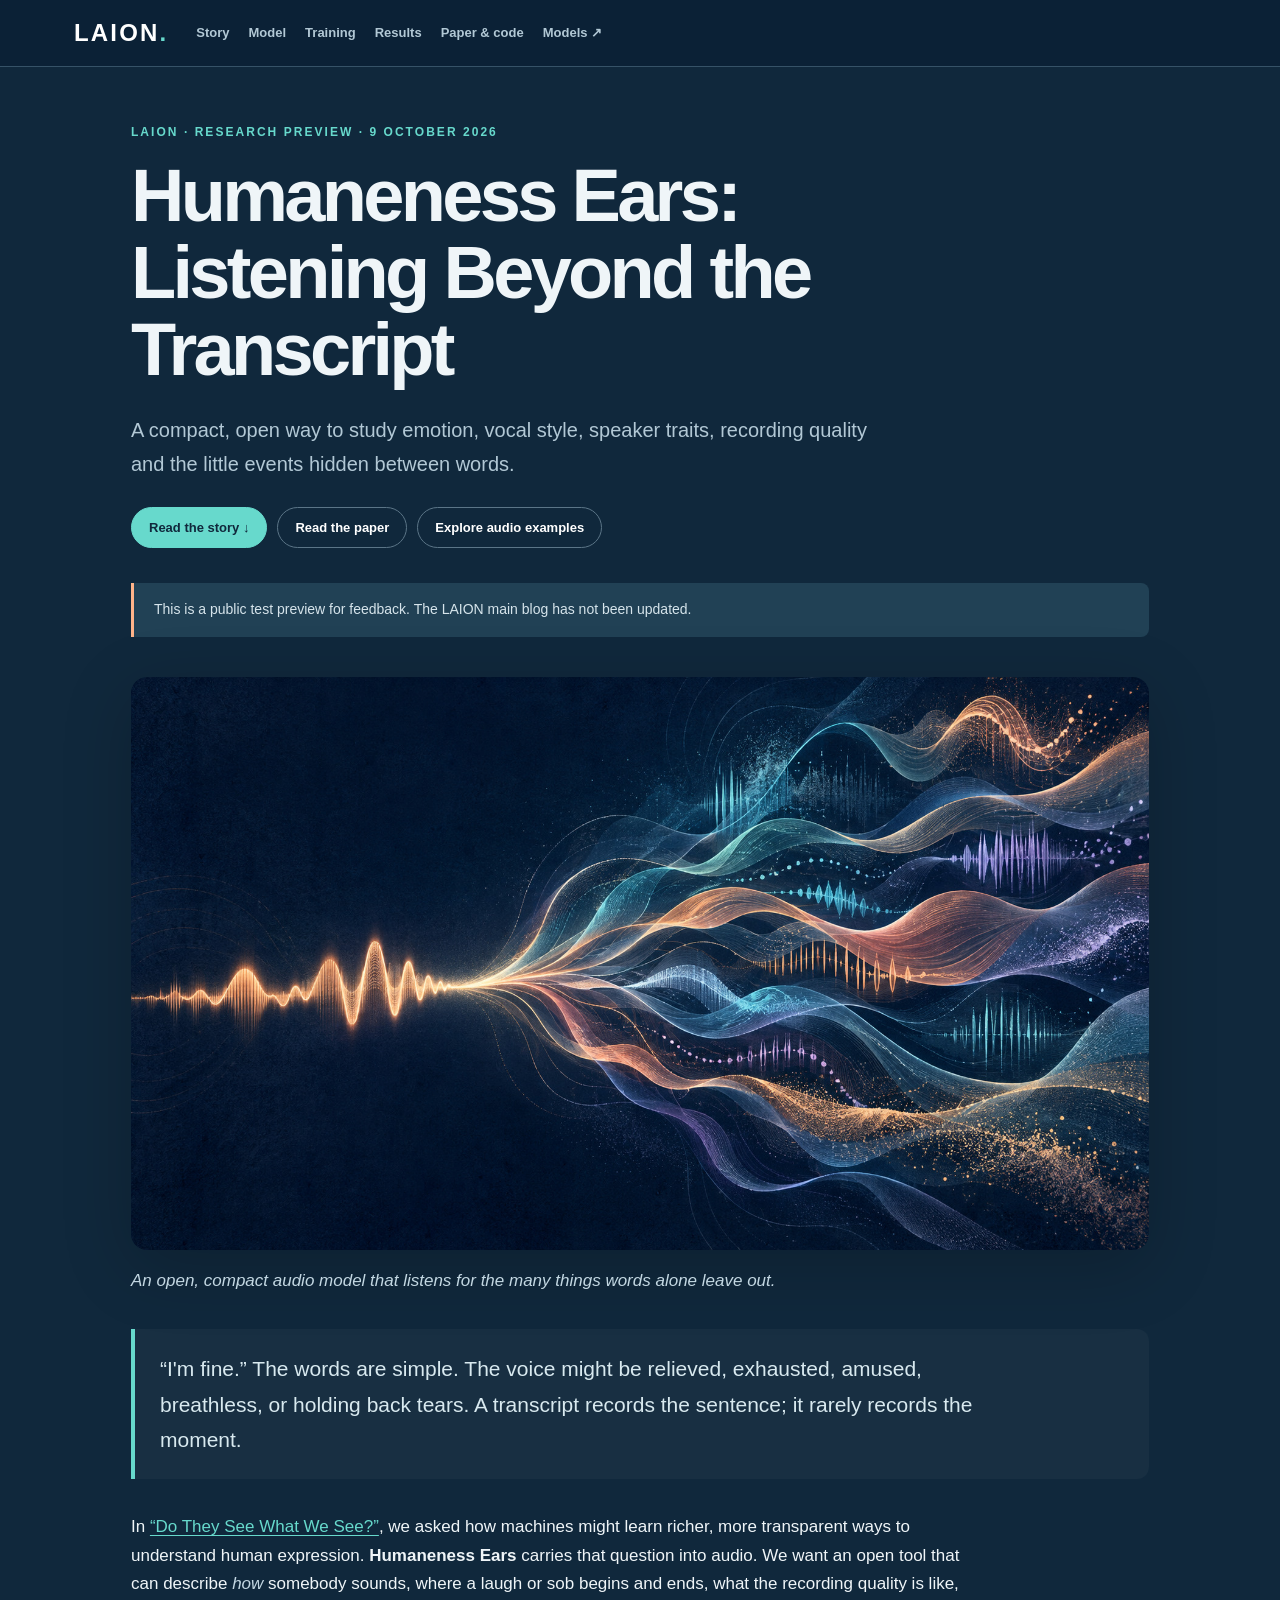
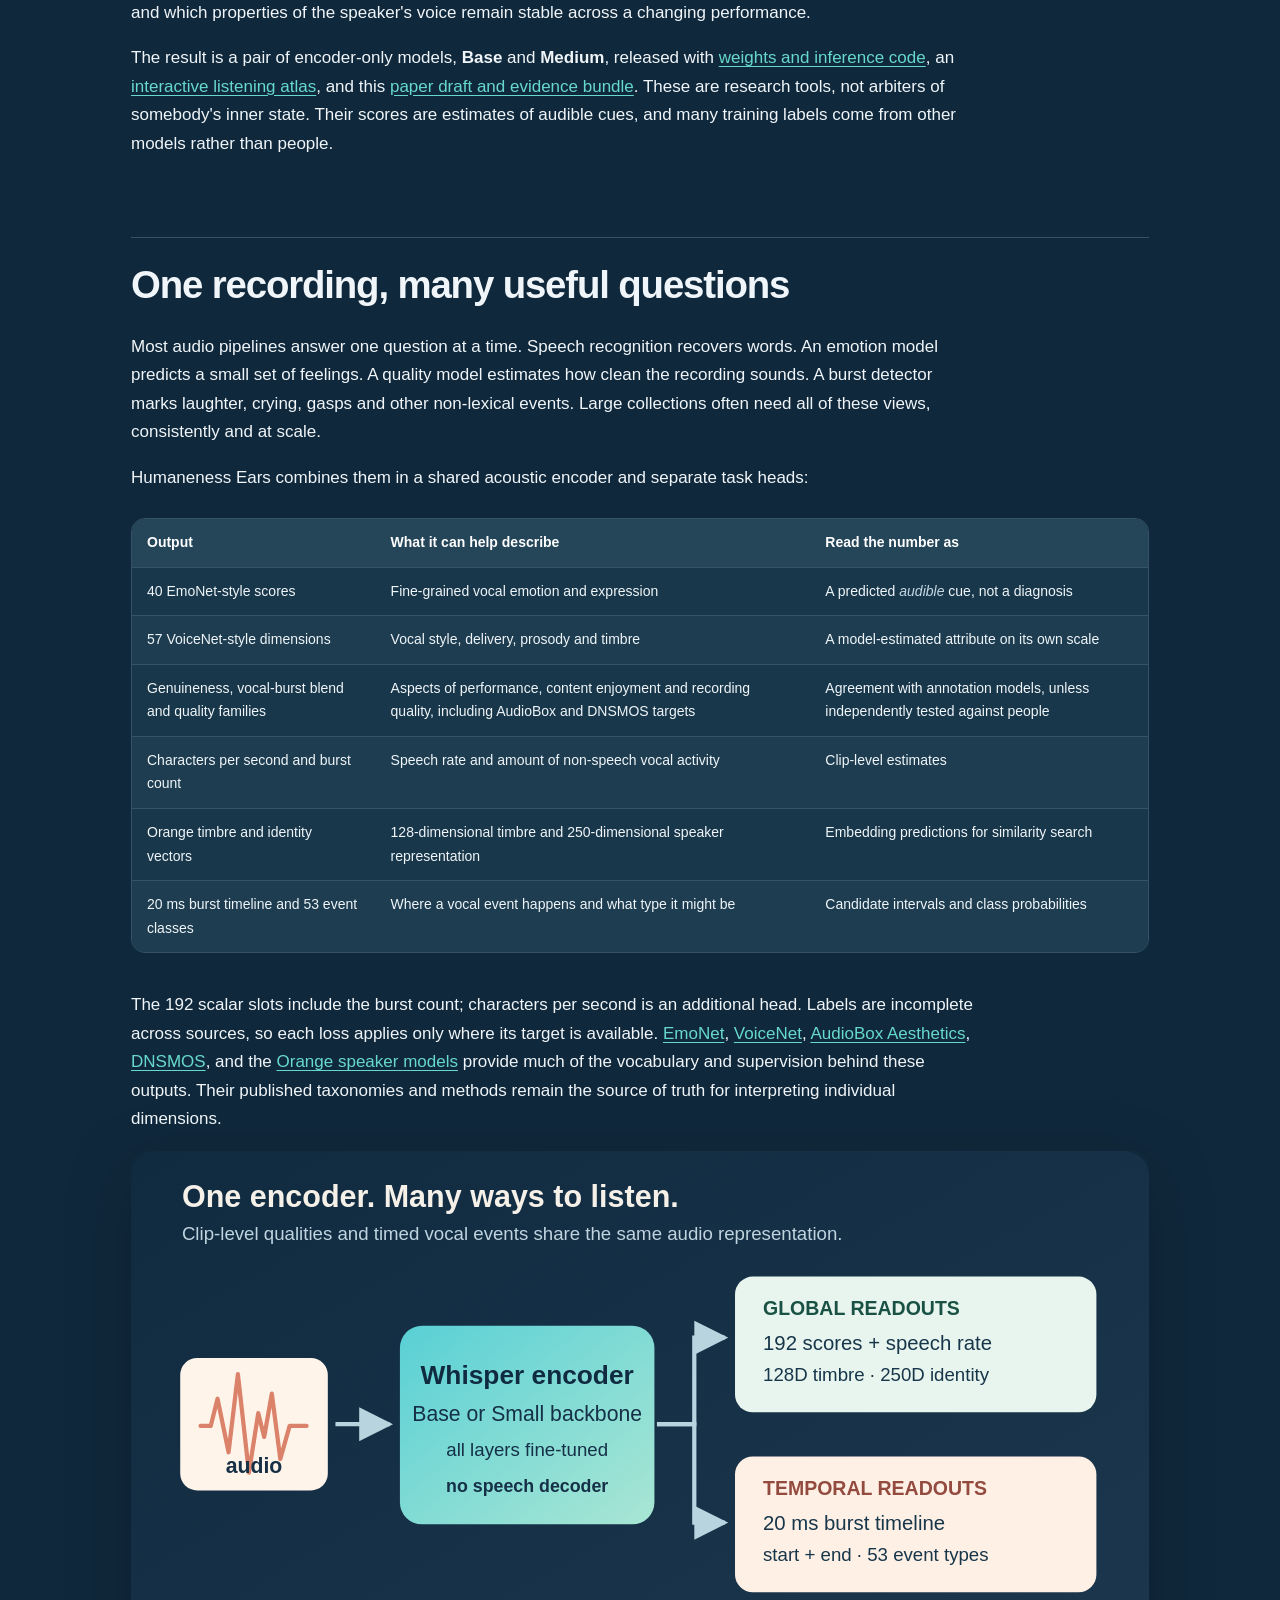
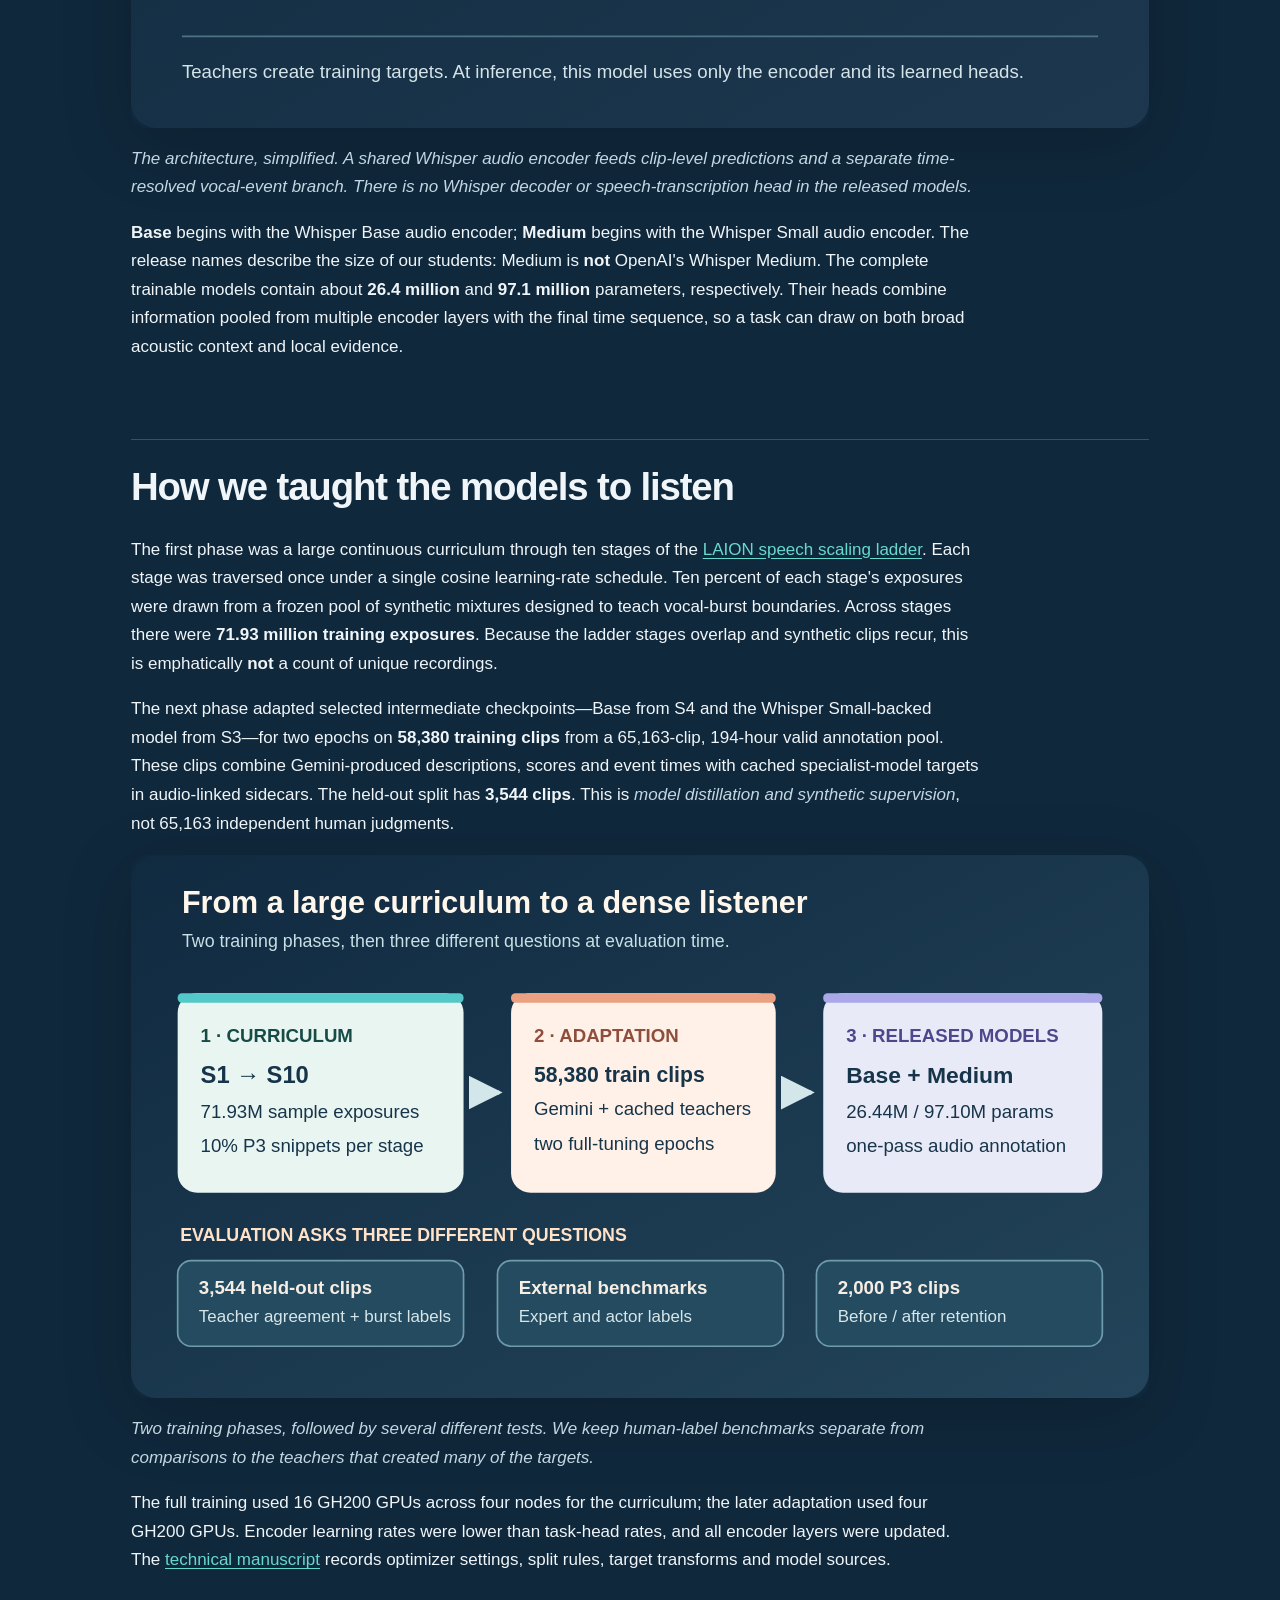
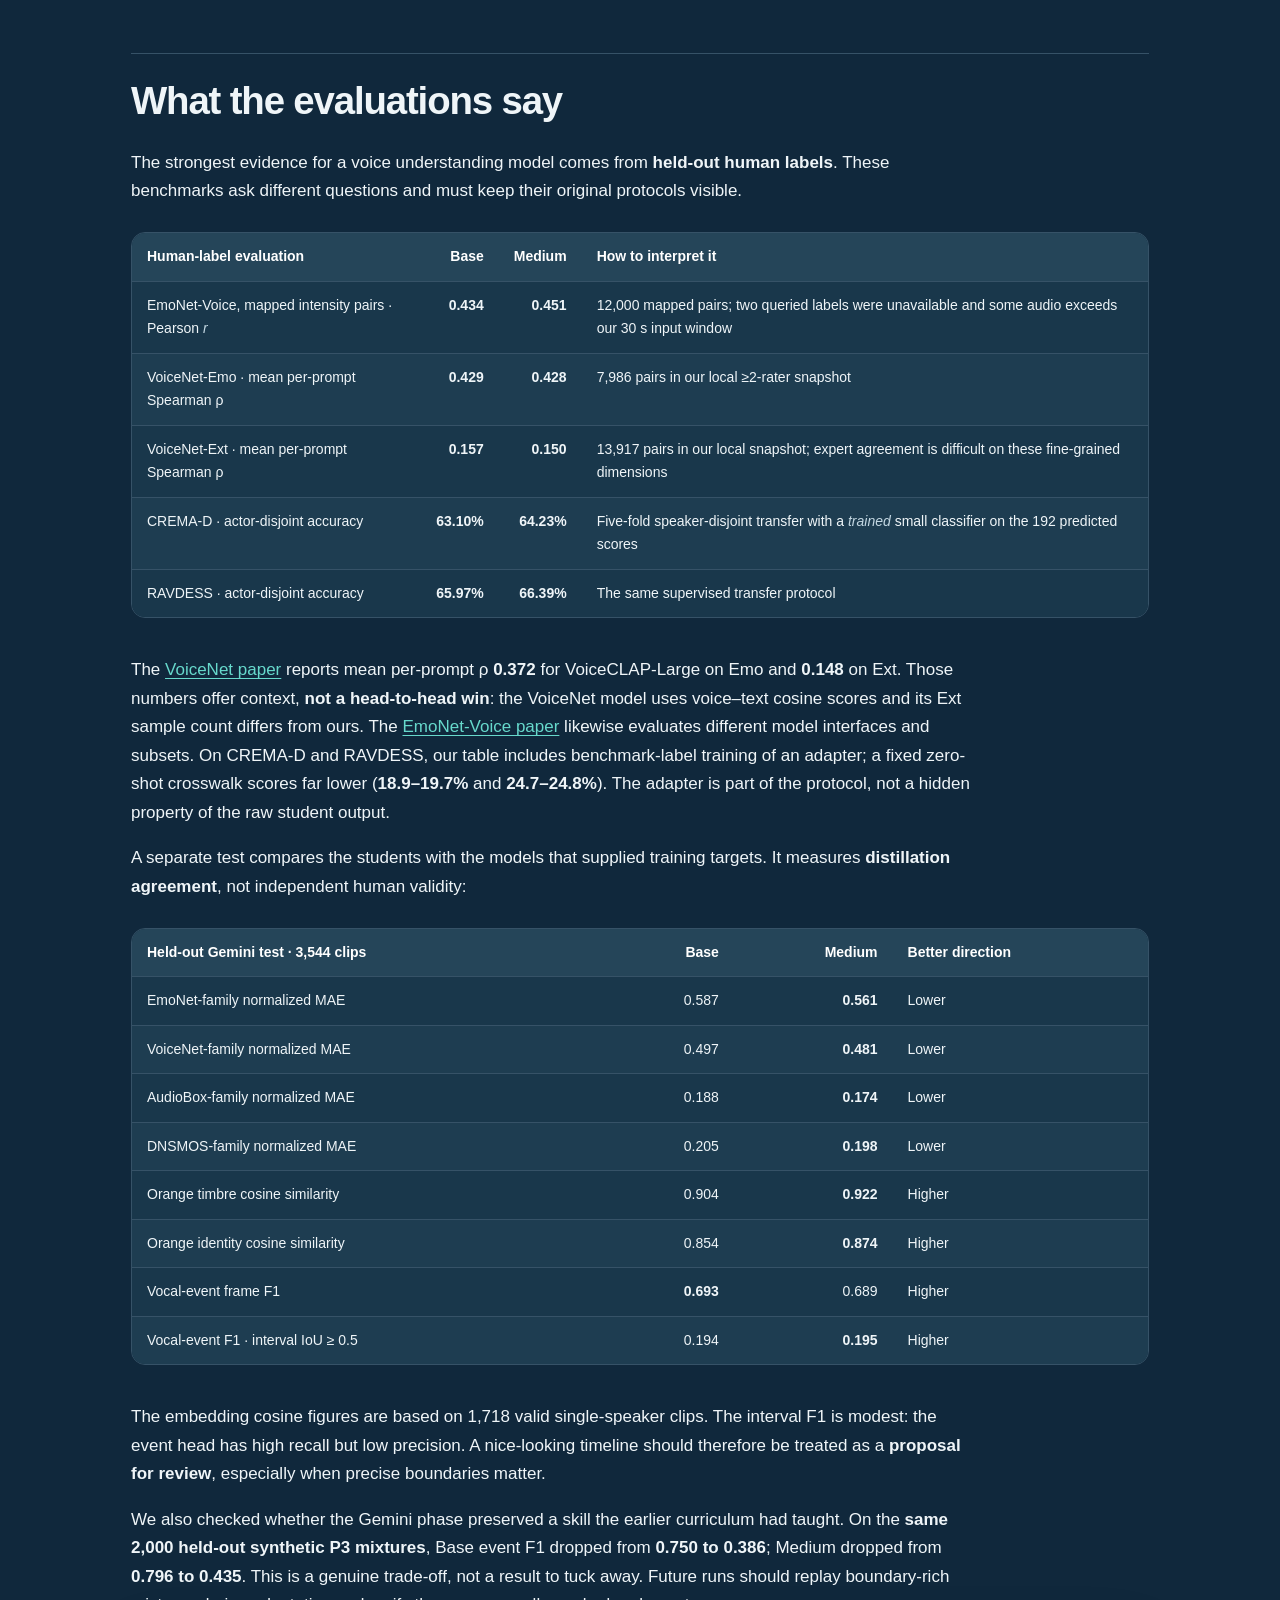
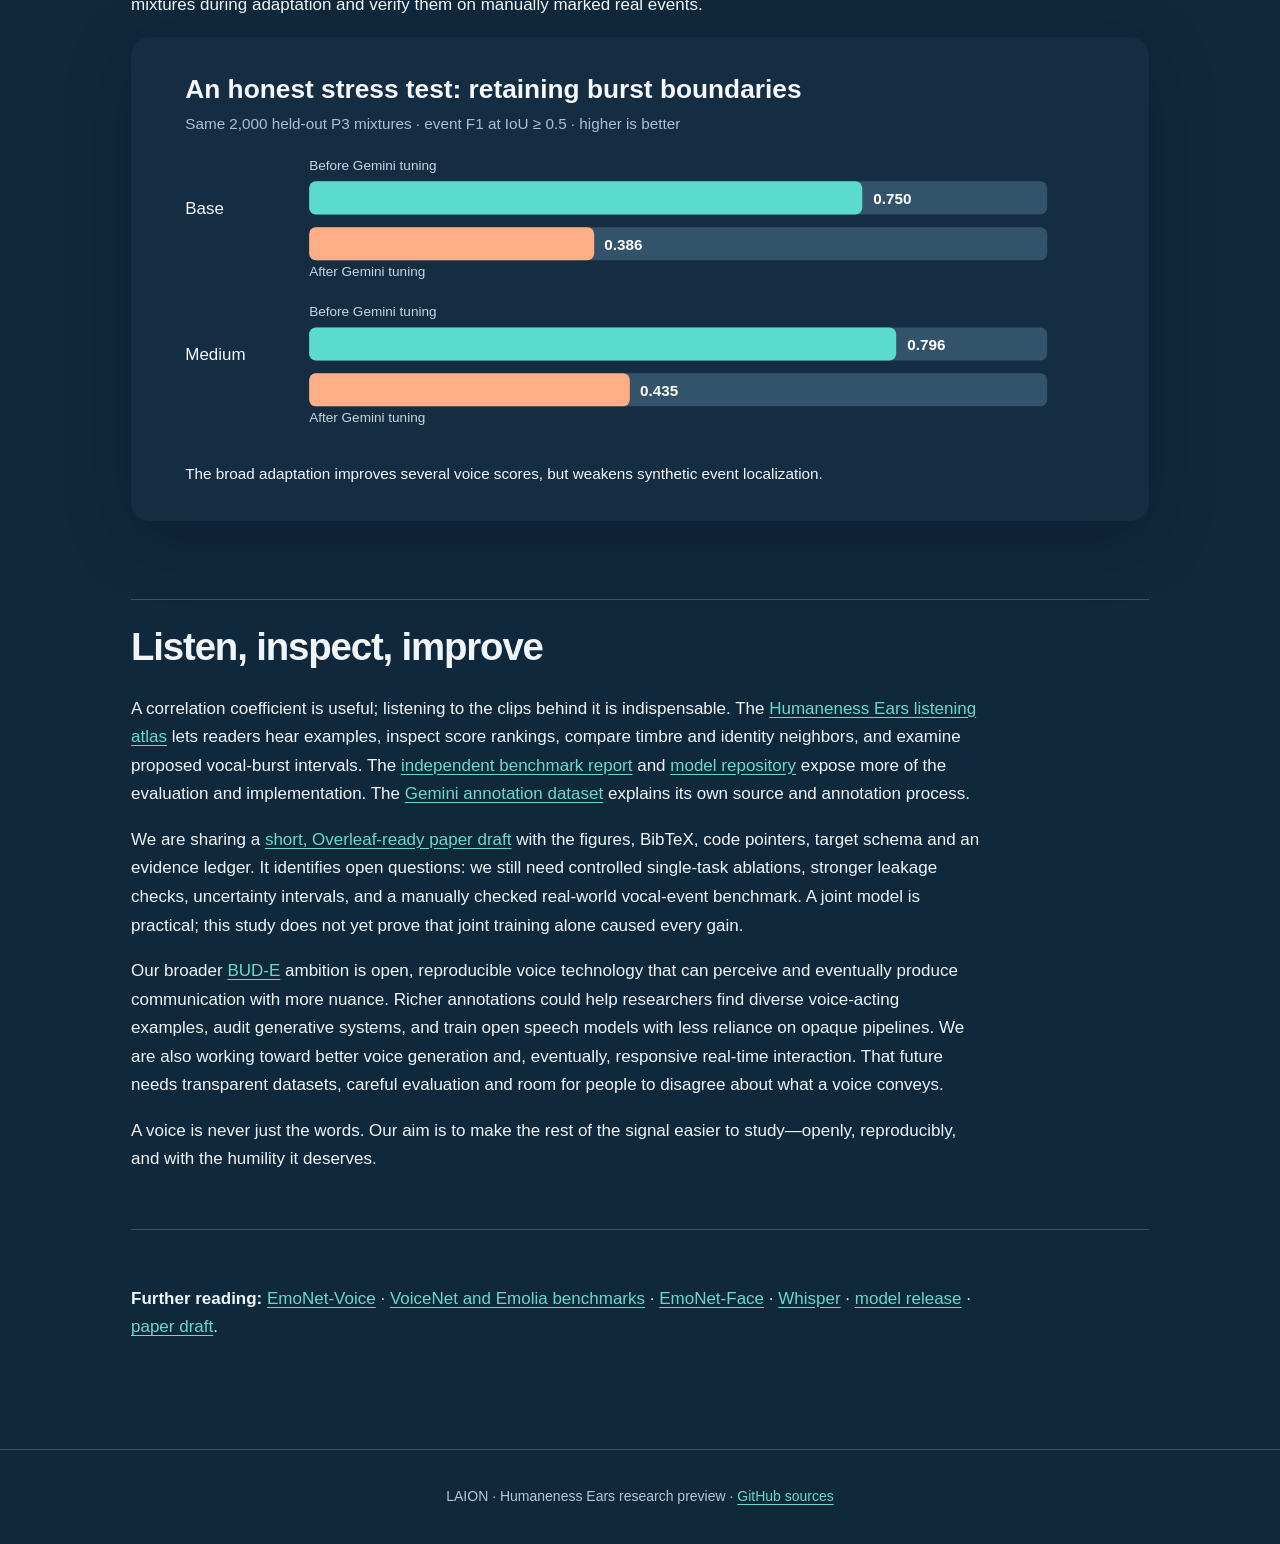
<file: index.html>
<!doctype html><html lang="en"><head><meta charset="utf-8"><meta name="viewport" content="width=device-width, initial-scale=1"><title>Humaneness Ears — LAION research preview</title><meta name="description" content="An open, compact audio model that listens beyond the transcript. Read the LAION Humaneness Ears research preview and paper draft."><meta property="og:title" content="Humaneness Ears: Listening Beyond the Transcript"><meta property="og:description" content="Open voice understanding for expression, speaker traits, quality and vocal events."><meta property="og:image" content="https://laion-ai.github.io/humaneness-ears-preview/assets/hero.jpg"><link rel="icon" href="assets/architecture.svg" type="image/svg+xml"><link rel="stylesheet" href="styles.css"></head><body><header><div class="bar"><a class="brand" href="https://laion.ai">LAION<span>.</span></a><nav><a href="#article">Story</a><a href="#one-recording-many-useful-questions">Model</a><a href="#how-we-taught-the-models-to-listen">Training</a><a href="#what-the-evaluations-say">Results</a><a href="paper/">Paper &amp; code</a><a href="https://huggingface.co/laion/humaneness-ears-base-medium">Models ↗</a></nav></div></header><main class="shell"><div class="eyebrow">LAION · Research preview · 9 October 2026</div><h1 class="hero-title">Humaneness Ears:<br>Listening Beyond the Transcript</h1><p class="dek">A compact, open way to study emotion, vocal style, speaker traits, recording quality and the little events hidden between words.</p><div class="links"><a href="#article">Read the story ↓</a><a href="paper/">Read the paper</a><a href="https://laion-humaneness-ears-atlas.static.hf.space/">Explore audio examples</a></div><div class="note">This is a public test preview for feedback. The LAION main blog has not been updated.</div><article class="article" id="article"><p><img src="assets/hero.jpg" alt="Abstract sound waves branching into many colored acoustic cues" /></p>
<p><em>An open, compact audio model that listens for the many things words alone leave out.</em></p>
<blockquote>
<p>“I'm fine.” The words are simple. The voice might be relieved, exhausted, amused, breathless, or holding back tears. A transcript records the sentence; it rarely records the moment.</p>
</blockquote>
<p>In <a href="https://laion.ai/blog/do-they-see-what-we-see/">“Do They See What We See?”</a>, we asked how machines might learn richer, more transparent ways to understand human expression. <strong>Humaneness Ears</strong> carries that question into audio. We want an open tool that can describe <em>how</em> somebody sounds, where a laugh or sob begins and ends, what the recording quality is like, and which properties of the speaker's voice remain stable across a changing performance.</p>
<p>The result is a pair of encoder-only models, <strong>Base</strong> and <strong>Medium</strong>, released with <a href="https://huggingface.co/laion/humaneness-ears-base-medium">weights and inference code</a>, an <a href="https://laion-humaneness-ears-atlas.static.hf.space/">interactive listening atlas</a>, and this <a href="paper/">paper draft and evidence bundle</a>. These are research tools, not arbiters of somebody's inner state. Their scores are estimates of audible cues, and many training labels come from other models rather than people.</p>
<h2 id="one-recording-many-useful-questions">One recording, many useful questions</h2>
<p>Most audio pipelines answer one question at a time. Speech recognition recovers words. An emotion model predicts a small set of feelings. A quality model estimates how clean the recording sounds. A burst detector marks laughter, crying, gasps and other non-lexical events. Large collections often need all of these views, consistently and at scale.</p>
<p>Humaneness Ears combines them in a shared acoustic encoder and separate task heads:</p>
<table>
<thead>
<tr>
<th>Output</th>
<th>What it can help describe</th>
<th>Read the number as</th>
</tr>
</thead>
<tbody>
<tr>
<td>40 EmoNet-style scores</td>
<td>Fine-grained vocal emotion and expression</td>
<td>A predicted <em>audible</em> cue, not a diagnosis</td>
</tr>
<tr>
<td>57 VoiceNet-style dimensions</td>
<td>Vocal style, delivery, prosody and timbre</td>
<td>A model-estimated attribute on its own scale</td>
</tr>
<tr>
<td>Genuineness, vocal-burst blend and quality families</td>
<td>Aspects of performance, content enjoyment and recording quality, including AudioBox and DNSMOS targets</td>
<td>Agreement with annotation models, unless independently tested against people</td>
</tr>
<tr>
<td>Characters per second and burst count</td>
<td>Speech rate and amount of non-speech vocal activity</td>
<td>Clip-level estimates</td>
</tr>
<tr>
<td>Orange timbre and identity vectors</td>
<td>128-dimensional timbre and 250-dimensional speaker representation</td>
<td>Embedding predictions for similarity search</td>
</tr>
<tr>
<td>20 ms burst timeline and 53 event classes</td>
<td>Where a vocal event happens and what type it might be</td>
<td>Candidate intervals and class probabilities</td>
</tr>
</tbody>
</table>
<p>The 192 scalar slots include the burst count; characters per second is an additional head. Labels are incomplete across sources, so each loss applies only where its target is available. <a href="https://arxiv.org/abs/2506.09827">EmoNet</a>, <a href="https://arxiv.org/abs/2609.32016">VoiceNet</a>, <a href="https://arxiv.org/abs/2502.05139">AudioBox Aesthetics</a>, <a href="https://arxiv.org/abs/2110.01763">DNSMOS</a>, and the <a href="https://huggingface.co/Orange">Orange speaker models</a> provide much of the vocabulary and supervision behind these outputs. Their published taxonomies and methods remain the source of truth for interpreting individual dimensions.</p>
<img src="assets/architecture.svg" alt="Whisper encoder feeding clip-level scalar, speaker-vector, and time-resolved event heads" style="width:100%;max-width:1000px" />
<p><em>The architecture, simplified. A shared Whisper audio encoder feeds clip-level predictions and a separate time-resolved vocal-event branch. There is no Whisper decoder or speech-transcription head in the released models.</em></p>
<p><strong>Base</strong> begins with the Whisper Base audio encoder; <strong>Medium</strong> begins with the Whisper Small audio encoder. The release names describe the size of our students: Medium is <strong>not</strong> OpenAI's Whisper Medium. The complete trainable models contain about <strong>26.4 million</strong> and <strong>97.1 million</strong> parameters, respectively. Their heads combine information pooled from multiple encoder layers with the final time sequence, so a task can draw on both broad acoustic context and local evidence.</p>
<h2 id="how-we-taught-the-models-to-listen">How we taught the models to listen</h2>
<p>The first phase was a large continuous curriculum through ten stages of the <a href="https://huggingface.co/datasets/laion/tts-scaling-ladder-de-en">LAION speech scaling ladder</a>. Each stage was traversed once under a single cosine learning-rate schedule. Ten percent of each stage's exposures were drawn from a frozen pool of synthetic mixtures designed to teach vocal-burst boundaries. Across stages there were <strong>71.93 million training exposures</strong>. Because the ladder stages overlap and synthetic clips recur, this is emphatically <strong>not</strong> a count of unique recordings.</p>
<p>The next phase adapted selected intermediate checkpoints—Base from S4 and the Whisper Small-backed model from S3—for two epochs on <strong>58,380 training clips</strong> from a 65,163-clip, 194-hour valid annotation pool. These clips combine Gemini-produced descriptions, scores and event times with cached specialist-model targets in audio-linked sidecars. The held-out split has <strong>3,544 clips</strong>. This is <em>model distillation and synthetic supervision</em>, not 65,163 independent human judgments.</p>
<img src="assets/training.svg" alt="Ten-stage speech and synthetic burst curriculum followed by Gemini and specialist-teacher adaptation and separate evaluations" style="width:100%;max-width:1000px" />
<p><em>Two training phases, followed by several different tests. We keep human-label benchmarks separate from comparisons to the teachers that created many of the targets.</em></p>
<p>The full training used 16 GH200 GPUs across four nodes for the curriculum; the later adaptation used four GH200 GPUs. Encoder learning rates were lower than task-head rates, and all encoder layers were updated. The <a href="paper/">technical manuscript</a> records optimizer settings, split rules, target transforms and model sources.</p>
<h2 id="what-the-evaluations-say">What the evaluations say</h2>
<p>The strongest evidence for a voice understanding model comes from <strong>held-out human labels</strong>. These benchmarks ask different questions and must keep their original protocols visible.</p>
<table>
<thead>
<tr>
<th>Human-label evaluation</th>
<th style="text-align:right">Base</th>
<th style="text-align:right">Medium</th>
<th>How to interpret it</th>
</tr>
</thead>
<tbody>
<tr>
<td>EmoNet-Voice, mapped intensity pairs · Pearson <em>r</em></td>
<td style="text-align:right"><strong>0.434</strong></td>
<td style="text-align:right"><strong>0.451</strong></td>
<td>12,000 mapped pairs; two queried labels were unavailable and some audio exceeds our 30 s input window</td>
</tr>
<tr>
<td>VoiceNet-Emo · mean per-prompt Spearman ρ</td>
<td style="text-align:right"><strong>0.429</strong></td>
<td style="text-align:right"><strong>0.428</strong></td>
<td>7,986 pairs in our local ≥2-rater snapshot</td>
</tr>
<tr>
<td>VoiceNet-Ext · mean per-prompt Spearman ρ</td>
<td style="text-align:right"><strong>0.157</strong></td>
<td style="text-align:right"><strong>0.150</strong></td>
<td>13,917 pairs in our local snapshot; expert agreement is difficult on these fine-grained dimensions</td>
</tr>
<tr>
<td>CREMA-D · actor-disjoint accuracy</td>
<td style="text-align:right"><strong>63.10%</strong></td>
<td style="text-align:right"><strong>64.23%</strong></td>
<td>Five-fold speaker-disjoint transfer with a <em>trained</em> small classifier on the 192 predicted scores</td>
</tr>
<tr>
<td>RAVDESS · actor-disjoint accuracy</td>
<td style="text-align:right"><strong>65.97%</strong></td>
<td style="text-align:right"><strong>66.39%</strong></td>
<td>The same supervised transfer protocol</td>
</tr>
</tbody>
</table>
<p>The <a href="https://arxiv.org/abs/2609.32016">VoiceNet paper</a> reports mean per-prompt ρ <strong>0.372</strong> for VoiceCLAP-Large on Emo and <strong>0.148</strong> on Ext. Those numbers offer context, <strong>not a head-to-head win</strong>: the VoiceNet model uses voice–text cosine scores and its Ext sample count differs from ours. The <a href="https://arxiv.org/abs/2506.09827">EmoNet-Voice paper</a> likewise evaluates different model interfaces and subsets. On CREMA-D and RAVDESS, our table includes benchmark-label training of an adapter; a fixed zero-shot crosswalk scores far lower (<strong>18.9–19.7%</strong> and <strong>24.7–24.8%</strong>). The adapter is part of the protocol, not a hidden property of the raw student output.</p>
<p>A separate test compares the students with the models that supplied training targets. It measures <strong>distillation agreement</strong>, not independent human validity:</p>
<table>
<thead>
<tr>
<th>Held-out Gemini test · 3,544 clips</th>
<th style="text-align:right">Base</th>
<th style="text-align:right">Medium</th>
<th>Better direction</th>
</tr>
</thead>
<tbody>
<tr>
<td>EmoNet-family normalized MAE</td>
<td style="text-align:right">0.587</td>
<td style="text-align:right"><strong>0.561</strong></td>
<td>Lower</td>
</tr>
<tr>
<td>VoiceNet-family normalized MAE</td>
<td style="text-align:right">0.497</td>
<td style="text-align:right"><strong>0.481</strong></td>
<td>Lower</td>
</tr>
<tr>
<td>AudioBox-family normalized MAE</td>
<td style="text-align:right">0.188</td>
<td style="text-align:right"><strong>0.174</strong></td>
<td>Lower</td>
</tr>
<tr>
<td>DNSMOS-family normalized MAE</td>
<td style="text-align:right">0.205</td>
<td style="text-align:right"><strong>0.198</strong></td>
<td>Lower</td>
</tr>
<tr>
<td>Orange timbre cosine similarity</td>
<td style="text-align:right">0.904</td>
<td style="text-align:right"><strong>0.922</strong></td>
<td>Higher</td>
</tr>
<tr>
<td>Orange identity cosine similarity</td>
<td style="text-align:right">0.854</td>
<td style="text-align:right"><strong>0.874</strong></td>
<td>Higher</td>
</tr>
<tr>
<td>Vocal-event frame F1</td>
<td style="text-align:right"><strong>0.693</strong></td>
<td style="text-align:right">0.689</td>
<td>Higher</td>
</tr>
<tr>
<td>Vocal-event F1 · interval IoU ≥ 0.5</td>
<td style="text-align:right">0.194</td>
<td style="text-align:right"><strong>0.195</strong></td>
<td>Higher</td>
</tr>
</tbody>
</table>
<p>The embedding cosine figures are based on 1,718 valid single-speaker clips. The interval F1 is modest: the event head has high recall but low precision. A nice-looking timeline should therefore be treated as a <strong>proposal for review</strong>, especially when precise boundaries matter.</p>
<p>We also checked whether the Gemini phase preserved a skill the earlier curriculum had taught. On the <strong>same 2,000 held-out synthetic P3 mixtures</strong>, Base event F1 dropped from <strong>0.750 to 0.386</strong>; Medium dropped from <strong>0.796 to 0.435</strong>. This is a genuine trade-off, not a result to tuck away. Future runs should replay boundary-rich mixtures during adaptation and verify them on manually marked real events.</p>
<img src="assets/results.svg" alt="Base event F1 falls from 0.750 to 0.386 and Medium from 0.796 to 0.435 after Gemini adaptation on the same 2,000 P3 clips" style="width:100%;max-width:1000px" />
<h2>Listen, inspect, improve</h2>
<p>A correlation coefficient is useful; listening to the clips behind it is indispensable. The <a href="https://laion-humaneness-ears-atlas.static.hf.space/">Humaneness Ears listening atlas</a> lets readers hear examples, inspect score rankings, compare timbre and identity neighbors, and examine proposed vocal-burst intervals. The <a href="https://laion-whisper-base-small-emotion-voice-burst.static.hf.space/benchmark.html">independent benchmark report</a> and <a href="https://huggingface.co/laion/humaneness-ears-base-medium">model repository</a> expose more of the evaluation and implementation. The <a href="https://huggingface.co/datasets/laion/whisper-gemini-voice-annotations">Gemini annotation dataset</a> explains its own source and annotation process.</p>
<p>We are sharing a <a href="paper/">short, Overleaf-ready paper draft</a> with the figures, BibTeX, code pointers, target schema and an evidence ledger. It identifies open questions: we still need controlled single-task ablations, stronger leakage checks, uncertainty intervals, and a manually checked real-world vocal-event benchmark. A joint model is practical; this study does not yet prove that joint training alone caused every gain.</p>
<p>Our broader <a href="https://github.com/LAION-AI/BUD-E">BUD-E</a> ambition is open, reproducible voice technology that can perceive and eventually produce communication with more nuance. Richer annotations could help researchers find diverse voice-acting examples, audit generative systems, and train open speech models with less reliance on opaque pipelines. We are also working toward better voice generation and, eventually, responsive real-time interaction. That future needs transparent datasets, careful evaluation and room for people to disagree about what a voice conveys.</p>
<p>A voice is never just the words. Our aim is to make the rest of the signal easier to study—openly, reproducibly, and with the humility it deserves.</p>
<hr />
<p><strong>Further reading:</strong> <a href="https://arxiv.org/abs/2506.09827">EmoNet-Voice</a> · <a href="https://arxiv.org/abs/2609.32016">VoiceNet and Emolia benchmarks</a> · <a href="https://proceedings.neurips.cc/paper_files/paper/2025/hash/8b2dd02001e72f65091115fb7f39d8c7-Abstract-Datasets_and_Benchmarks_Track.html">EmoNet-Face</a> · <a href="https://proceedings.mlr.press/v202/radford23a.html">Whisper</a> · <a href="https://huggingface.co/laion/humaneness-ears-base-medium">model release</a> · <a href="paper/">paper draft</a>.</p>
</article></main><footer>LAION · Humaneness Ears research preview · <a href="https://github.com/LAION-AI/humaneness-ears-preview">GitHub sources</a></footer></body></html>
</file>
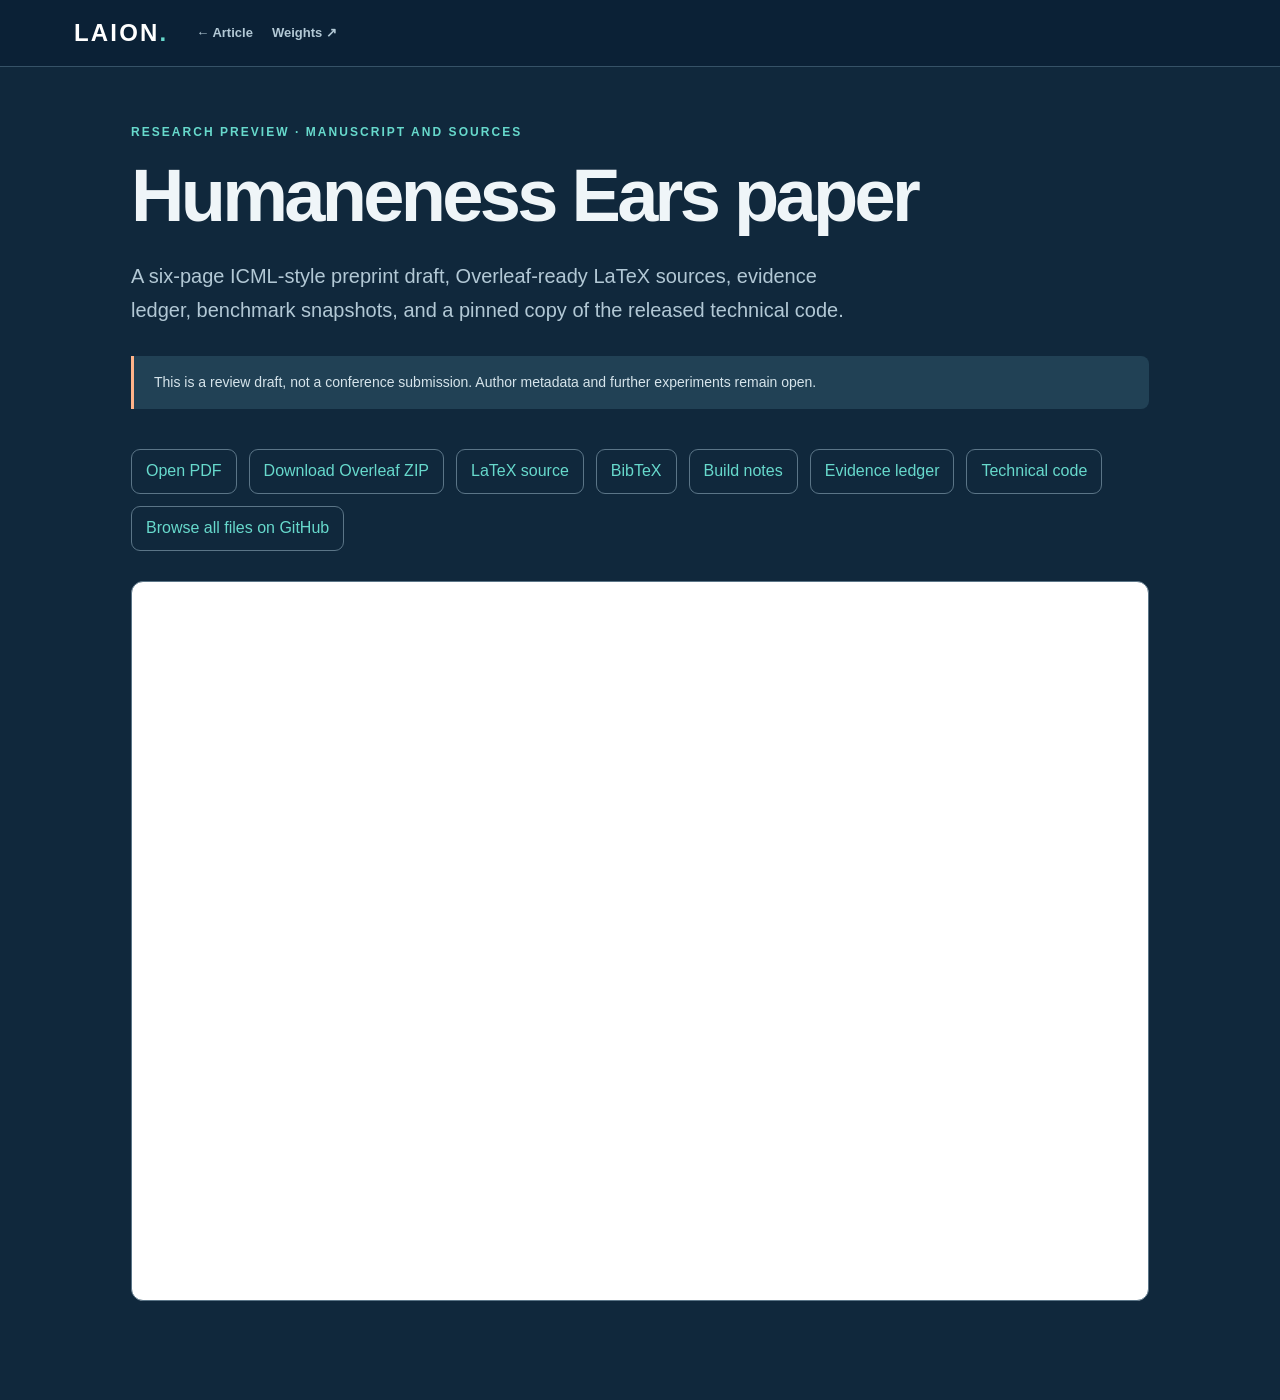
<file: paper/index.html>
<!doctype html><html lang="en"><head><meta charset="utf-8"><meta name="viewport" content="width=device-width, initial-scale=1"><title>Humaneness Ears — paper and source</title><link rel="stylesheet" href="../styles.css"><style>.paper-links{display:flex;gap:12px;flex-wrap:wrap;margin:30px 0}.paper-links a{border:1px solid #5b7587;border-radius:9px;padding:8px 14px;text-decoration:none}.pdf{width:100%;height:80vh;border:1px solid #5b7587;border-radius:12px;background:white}</style></head><body><header><div class="bar"><a class="brand" href="../">LAION<span>.</span></a><nav><a href="../">← Article</a><a href="https://huggingface.co/laion/humaneness-ears-base-medium">Weights ↗</a></nav></div></header><main class="shell"><div class="eyebrow">Research preview · manuscript and sources</div><h1 class="hero-title">Humaneness Ears paper</h1><p class="dek">A six-page ICML-style preprint draft, Overleaf-ready LaTeX sources, evidence ledger, benchmark snapshots, and a pinned copy of the released technical code.</p><div class="note">This is a review draft, not a conference submission. Author metadata and further experiments remain open.</div><div class="paper-links"><a href="main.pdf">Open PDF</a><a href="overleaf_upload.zip">Download Overleaf ZIP</a><a href="main.tex">LaTeX source</a><a href="references.bib">BibTeX</a><a href="README.md">Build notes</a><a href="EVIDENCE_LEDGER.md">Evidence ledger</a><a href="technical-code/README.md">Technical code</a><a href="https://github.com/LAION-AI/humaneness-ears-preview/tree/main/paper">Browse all files on GitHub</a></div><iframe class="pdf" src="main.pdf" title="Humaneness Ears paper draft"></iframe></main></body></html>
</file>
<file: styles.css>
:root{color-scheme:dark;--bg:#10283c;--card:#19374b;--line:#365267;--ink:#eff5f8;--muted:#b2c8d5;--teal:#67d9cc;--orange:#ffb389}
*{box-sizing:border-box}html{scroll-behavior:smooth}body{margin:0;background:var(--bg);color:var(--ink);font-family:Inter,Arial,sans-serif;line-height:1.68}a{color:var(--teal);text-underline-offset:3px}a:hover{color:#fff}header{position:sticky;top:0;background:#0c2236e8;backdrop-filter:blur(14px);z-index:9;border-bottom:1px solid var(--line)}.bar{max-width:1180px;margin:auto;padding:13px 24px;display:flex;align-items:center;gap:28px;flex-wrap:wrap}.brand{color:#fff;text-decoration:none;font-size:24px;font-weight:800;letter-spacing:.09em}.brand span{color:var(--teal)}nav{display:flex;gap:19px;flex-wrap:wrap}nav a{font-size:13px;font-weight:600;text-decoration:none;color:var(--muted)}nav a:hover{color:white}.shell{max-width:1070px;margin:auto;padding:55px 26px 90px}.eyebrow{color:var(--teal);font-size:12px;font-weight:800;letter-spacing:.17em;text-transform:uppercase}.hero-title{font-size:clamp(38px,6vw,74px);letter-spacing:-.05em;line-height:1.04;margin:16px 0 25px;max-width:940px}.dek{font-size:20px;color:var(--muted);max-width:750px;margin:0 0 25px}.links{display:flex;gap:10px;flex-wrap:wrap;margin-bottom:35px}.links a{display:inline-block;text-decoration:none;padding:9px 17px;border:1px solid #5b7587;border-radius:100px;color:#fff;font-size:13px;font-weight:700}.links a:first-child{background:var(--teal);border-color:var(--teal);color:#10283c}.article{font-size:17px}.article>p:first-child{margin-top:0}.article p{max-width:850px}.article h2{font-size:clamp(28px,3vw,40px);letter-spacing:-.03em;line-height:1.15;margin:78px 0 26px;padding-top:25px;border-top:1px solid var(--line)}.article h3{font-size:25px}.article blockquote{margin:34px 0;padding:8px 25px;border-left:4px solid var(--teal);font-size:21px;color:#d8e9ef;background:#ffffff08;border-radius:0 12px 12px 0}.article blockquote p{margin:14px 0}.article img{display:block;width:100%;height:auto;max-width:none!important;border-radius:16px;box-shadow:0 17px 70px #0003}.article em{color:#c3d7e2}.article table{width:100%;border-collapse:separate;border-spacing:0;font-size:14px;margin:26px 0 38px;overflow:hidden;border:1px solid var(--line);border-radius:14px}.article th,.article td{padding:12px 15px;border-bottom:1px solid var(--line);text-align:left;vertical-align:top}.article tr:last-child td{border-bottom:0}.article th{background:#254559;color:white}.article td{background:#19374b}.article tr:nth-child(even) td{background:#1e3d51}.article hr{border:0;border-top:1px solid var(--line);margin:55px 0}.article p:has(>img),.article p:has(>picture){max-width:none}.article img+em{display:block;margin-top:10px}footer{padding:35px 26px;border-top:1px solid var(--line);color:var(--muted);text-align:center;font-size:14px}.note{margin:28px 0 40px;padding:15px 20px;background:#214155;border-left:3px solid var(--orange);color:#d6e4eb;font-size:14px;border-radius:0 8px 8px 0}
@media(max-width:740px){.shell{padding:30px 16px 60px}.article{font-size:16px}.article table{display:block;overflow-x:auto}.article th,.article td{min-width:120px}.bar{gap:10px}nav{gap:11px}.hero-title{font-size:40px}}
</file>
